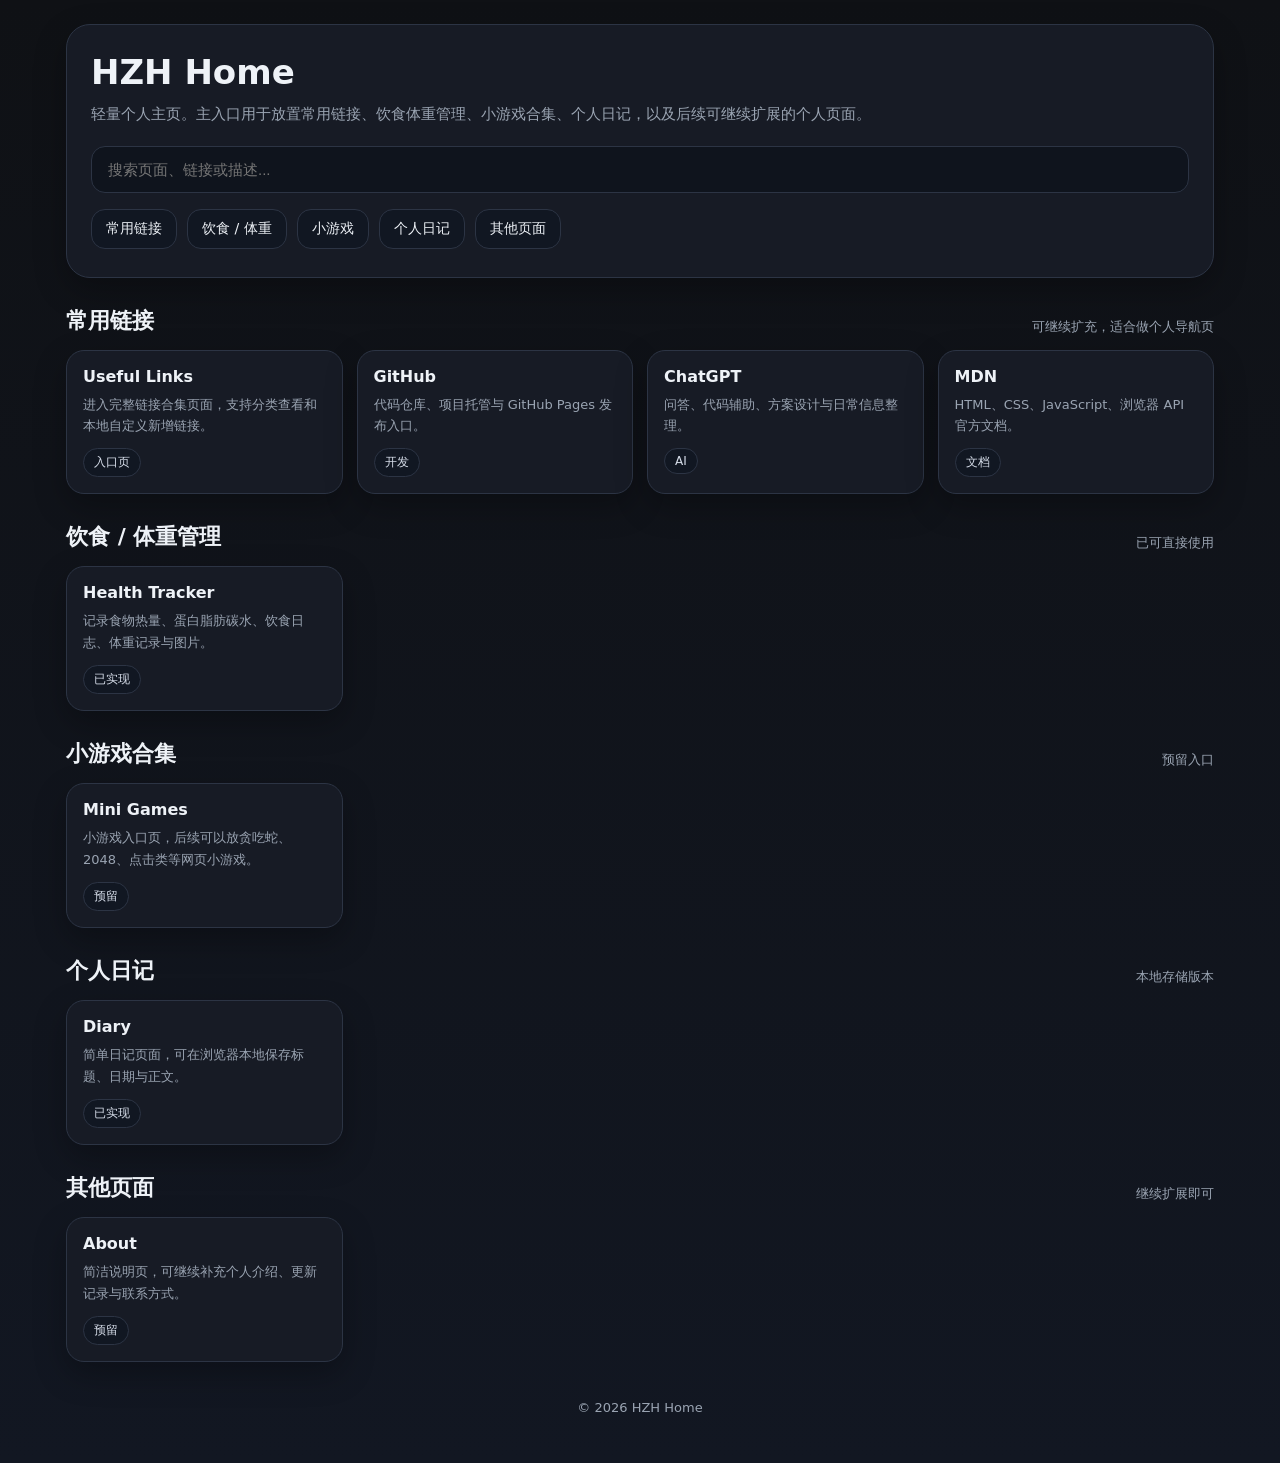
<file: index.html>
<!DOCTYPE html>
<html lang="zh-CN">
<head>
  <meta charset="UTF-8" />
  <meta name="viewport" content="width=device-width, initial-scale=1.0" />
  <title>HZH Home</title>
  <link rel="stylesheet" href="./assets/style.css" />
</head>
<body>
  <div class="container">
    <section class="hero">
      <h1>HZH Home</h1>
      <p>轻量个人主页。主入口用于放置常用链接、饮食体重管理、小游戏合集、个人日记，以及后续可继续扩展的个人页面。</p>
      <input id="searchInput" class="search" type="text" placeholder="搜索页面、链接或描述..." />
      <div class="quick-links">
        <a href="#links">常用链接</a>
        <a href="#health">饮食 / 体重</a>
        <a href="#games">小游戏</a>
        <a href="#diary">个人日记</a>
        <a href="#more">其他页面</a>
      </div>
    </section>

    <section class="section" id="links">
      <div class="section-head">
        <h2>常用链接</h2>
        <span>可继续扩充，适合做个人导航页</span>
      </div>
      <div class="grid searchable-grid">
        <a class="card searchable" href="./links/index.html">
          <div class="title">Useful Links</div>
          <div class="desc">进入完整链接合集页面，支持分类查看和本地自定义新增链接。</div>
          <div class="tag">入口页</div>
        </a>
        <a class="card searchable" href="https://github.com/" target="_blank" rel="noreferrer">
          <div class="title">GitHub</div>
          <div class="desc">代码仓库、项目托管与 GitHub Pages 发布入口。</div>
          <div class="tag">开发</div>
        </a>
        <a class="card searchable" href="https://chatgpt.com/" target="_blank" rel="noreferrer">
          <div class="title">ChatGPT</div>
          <div class="desc">问答、代码辅助、方案设计与日常信息整理。</div>
          <div class="tag">AI</div>
        </a>
        <a class="card searchable" href="https://developer.mozilla.org/" target="_blank" rel="noreferrer">
          <div class="title">MDN</div>
          <div class="desc">HTML、CSS、JavaScript、浏览器 API 官方文档。</div>
          <div class="tag">文档</div>
        </a>
      </div>
    </section>

    <section class="section" id="health">
      <div class="section-head">
        <h2>饮食 / 体重管理</h2>
        <span>已可直接使用</span>
      </div>
      <div class="grid searchable-grid">
        <a class="card searchable" href="./health/index.html">
          <div class="title">Health Tracker</div>
          <div class="desc">记录食物热量、蛋白脂肪碳水、饮食日志、体重记录与图片。</div>
          <div class="tag">已实现</div>
        </a>
      </div>
    </section>

    <section class="section" id="games">
      <div class="section-head">
        <h2>小游戏合集</h2>
        <span>预留入口</span>
      </div>
      <div class="grid searchable-grid">
        <a class="card searchable" href="./games/index.html">
          <div class="title">Mini Games</div>
          <div class="desc">小游戏入口页，后续可以放贪吃蛇、2048、点击类等网页小游戏。</div>
          <div class="tag">预留</div>
        </a>
      </div>
    </section>

    <section class="section" id="diary">
      <div class="section-head">
        <h2>个人日记</h2>
        <span>本地存储版本</span>
      </div>
      <div class="grid searchable-grid">
        <a class="card searchable" href="./diary/index.html">
          <div class="title">Diary</div>
          <div class="desc">简单日记页面，可在浏览器本地保存标题、日期与正文。</div>
          <div class="tag">已实现</div>
        </a>
      </div>
    </section>

    <section class="section" id="more">
      <div class="section-head">
        <h2>其他页面</h2>
        <span>继续扩展即可</span>
      </div>
      <div class="grid searchable-grid">
        <a class="card searchable" href="./about/index.html">
          <div class="title">About</div>
          <div class="desc">简洁说明页，可继续补充个人介绍、更新记录与联系方式。</div>
          <div class="tag">预留</div>
        </a>
      </div>
    </section>

    <div class="footer">© 2026 HZH Home</div>
  </div>
  <script>
    const input = document.getElementById('searchInput');
    const cards = document.querySelectorAll('.searchable');
    input.addEventListener('input', function () {
      const keyword = this.value.trim().toLowerCase();
      cards.forEach(card => {
        const text = card.innerText.toLowerCase();
        card.classList.toggle('hidden', !!keyword && !text.includes(keyword));
      });
    });
  </script>
</body>
</html>
</file>
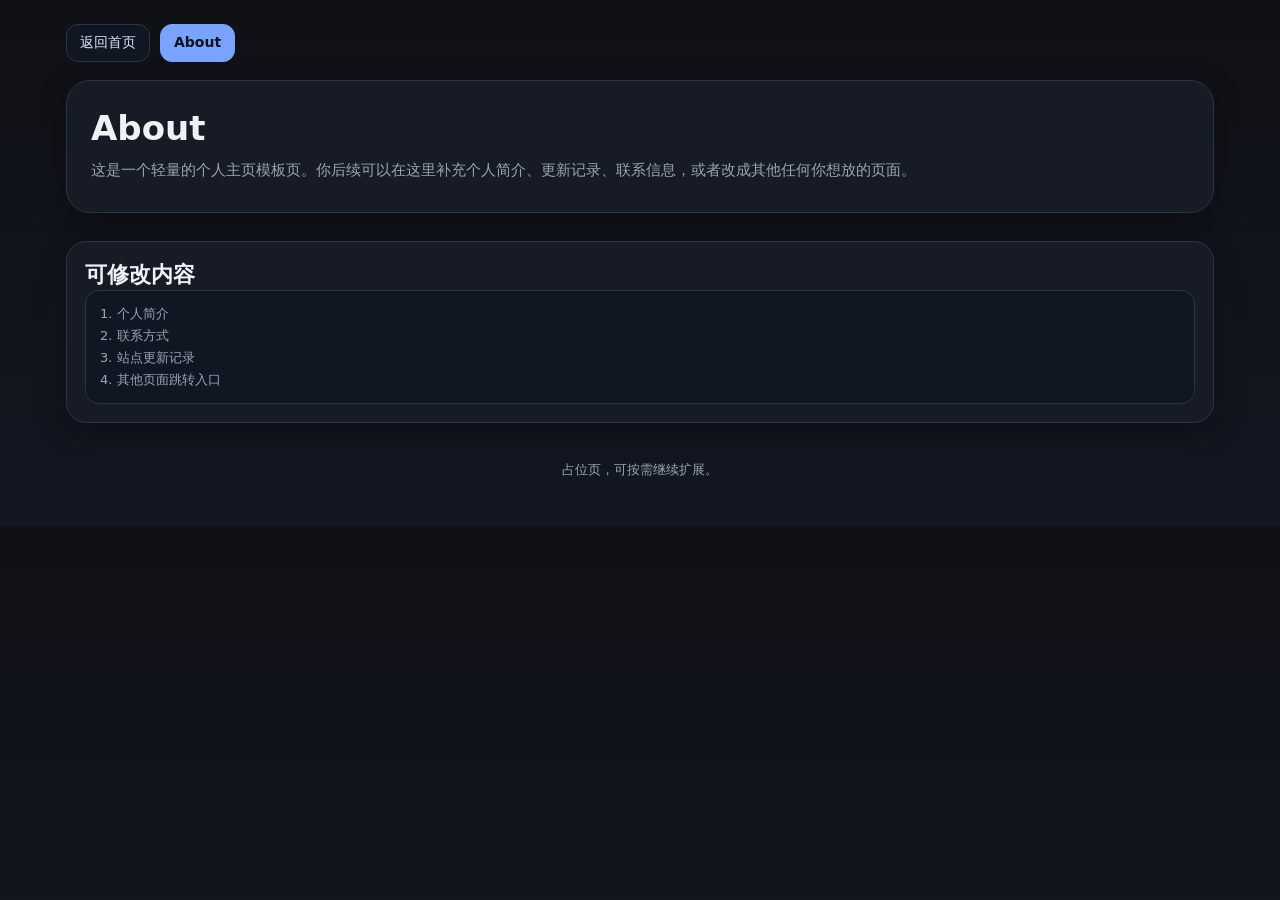
<file: about/index.html>
<!DOCTYPE html>
<html lang="zh-CN">
<head>
  <meta charset="UTF-8" />
  <meta name="viewport" content="width=device-width, initial-scale=1.0" />
  <title>About</title>
  <link rel="stylesheet" href="../assets/style.css" />
</head>
<body>
  <div class="container">
    <div class="top-nav">
      <a href="../index.html">返回首页</a>
      <a class="active" href="./index.html">About</a>
    </div>
    <section class="hero">
      <h1>About</h1>
      <p>这是一个轻量的个人主页模板页。你后续可以在这里补充个人简介、更新记录、联系信息，或者改成其他任何你想放的页面。</p>
    </section>
    <section class="section">
      <div class="panel">
        <h2 class="page-title">可修改内容</h2>
        <div class="note">
          1. 个人简介<br/>
          2. 联系方式<br/>
          3. 站点更新记录<br/>
          4. 其他页面跳转入口
        </div>
      </div>
    </section>
    <div class="footer">占位页，可按需继续扩展。</div>
  </div>
</body>
</html>
</file>
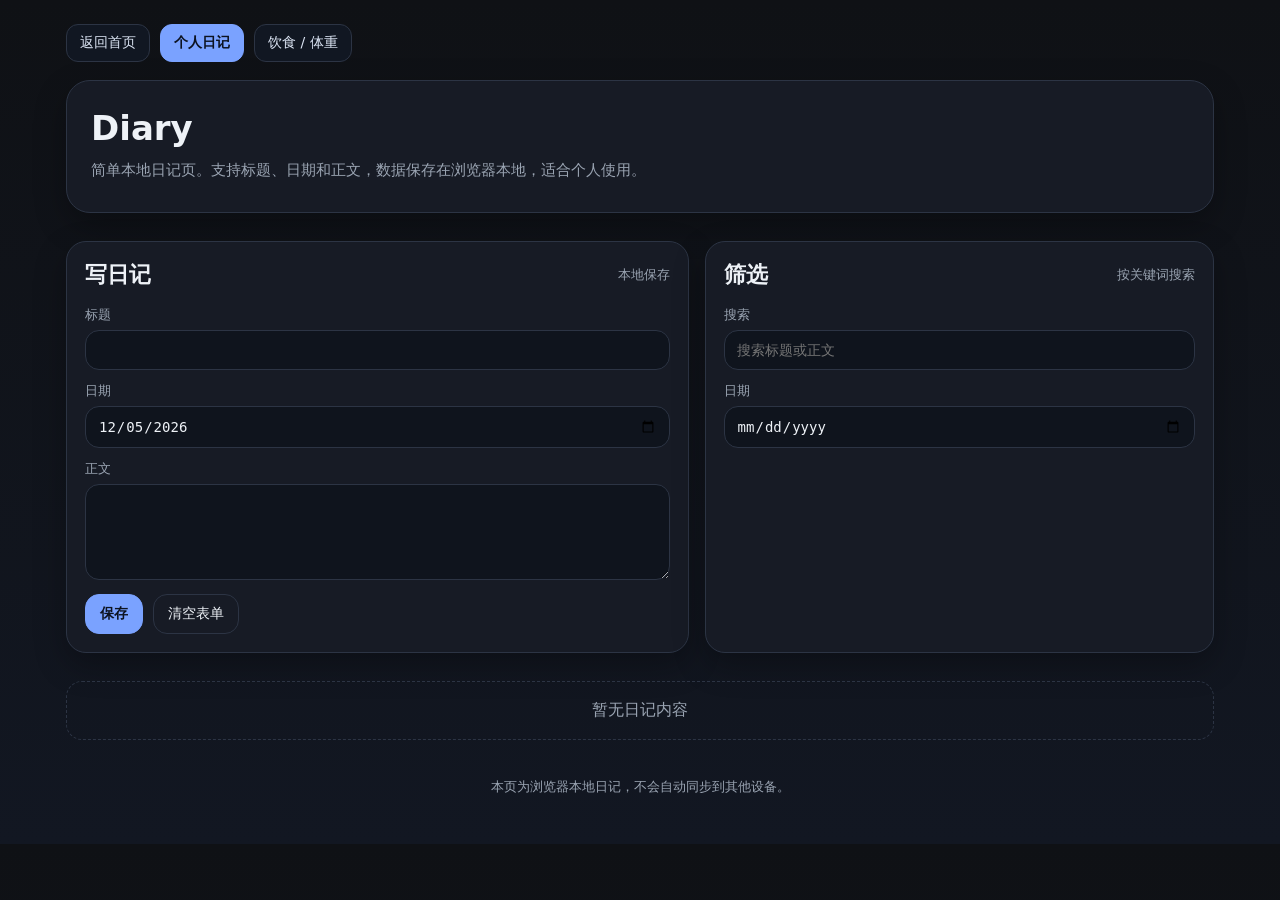
<file: diary/index.html>
<!DOCTYPE html>
<html lang="zh-CN">
<head>
  <meta charset="UTF-8" />
  <meta name="viewport" content="width=device-width, initial-scale=1.0" />
  <title>Diary</title>
  <link rel="stylesheet" href="../assets/style.css" />
</head>
<body>
  <div class="container">
    <div class="top-nav">
      <a href="../index.html">返回首页</a>
      <a class="active" href="./index.html">个人日记</a>
      <a href="../health/index.html">饮食 / 体重</a>
    </div>

    <section class="hero">
      <h1>Diary</h1>
      <p>简单本地日记页。支持标题、日期和正文，数据保存在浏览器本地，适合个人使用。</p>
    </section>

    <section class="section two-col">
      <div class="panel">
        <div class="page-head"><h2 class="page-title">写日记</h2><span>本地保存</span></div>
        <input type="hidden" id="entryId" />
        <div class="field"><label>标题</label><input class="input" id="entryTitle" /></div>
        <div class="field" style="margin-top:12px;"><label>日期</label><input class="input" id="entryDate" type="date" /></div>
        <div class="field" style="margin-top:12px;"><label>正文</label><textarea id="entryContent"></textarea></div>
        <div class="toolbar">
          <button class="btn primary" id="saveEntryBtn">保存</button>
          <button class="btn ghost" id="resetEntryBtn">清空表单</button>
        </div>
      </div>

      <div class="panel">
        <div class="page-head"><h2 class="page-title">筛选</h2><span>按关键词搜索</span></div>
        <div class="field"><label>搜索</label><input class="input" id="searchInput" placeholder="搜索标题或正文" /></div>
        <div class="field" style="margin-top:12px;"><label>日期</label><input class="input" id="filterDate" type="date" /></div>
      </div>
    </section>

    <section class="section">
      <div class="list" id="entryList"></div>
    </section>

    <div class="footer">本页为浏览器本地日记，不会自动同步到其他设备。</div>
  </div>

  <script src="../assets/app.js"></script>
  <script>
    const STORAGE_KEY = 'hzh_diary_entries_v1';
    let entries = loadEntries();
    init();

    function loadEntries() {
      const raw = localStorage.getItem(STORAGE_KEY);
      if (!raw) return [];
      try { return JSON.parse(raw); } catch(_) { return []; }
    }
    function saveEntries() { localStorage.setItem(STORAGE_KEY, JSON.stringify(entries)); }
    function init() {
      byId('entryDate').value = formatDateInput();
      byId('saveEntryBtn').addEventListener('click', saveEntry);
      byId('resetEntryBtn').addEventListener('click', resetForm);
      byId('searchInput').addEventListener('input', renderEntries);
      byId('filterDate').addEventListener('change', renderEntries);
      renderEntries();
    }
    function saveEntry() {
      const id = byId('entryId').value;
      const title = byId('entryTitle').value.trim();
      const date = byId('entryDate').value;
      const content = byId('entryContent').value.trim();
      if (!title || !date || !content) return alert('请完整填写标题、日期和正文');
      if (id) {
        const item = entries.find(x => x.id === id);
        if (!item) return;
        Object.assign(item, { title, date, content, updatedAt: Date.now() });
      } else {
        entries.unshift({ id: uid(), title, date, content, createdAt: Date.now(), updatedAt: Date.now() });
      }
      saveEntries();
      resetForm();
      renderEntries();
    }
    function editEntry(id) {
      const item = entries.find(x => x.id === id);
      if (!item) return;
      byId('entryId').value = item.id;
      byId('entryTitle').value = item.title;
      byId('entryDate').value = item.date;
      byId('entryContent').value = item.content;
      window.scrollTo({ top: 0, behavior: 'smooth' });
    }
    function deleteEntry(id) {
      if (!confirm('确定删除这篇日记吗？')) return;
      entries = entries.filter(x => x.id !== id);
      saveEntries();
      renderEntries();
    }
    function resetForm() {
      byId('entryId').value = '';
      byId('entryTitle').value = '';
      byId('entryDate').value = formatDateInput();
      byId('entryContent').value = '';
    }
    function renderEntries() {
      const keyword = byId('searchInput').value.trim().toLowerCase();
      const date = byId('filterDate').value;
      let list = [...entries].sort((a,b) => b.updatedAt - a.updatedAt);
      if (date) list = list.filter(x => x.date === date);
      if (keyword) list = list.filter(x => [x.title, x.content].join(' ').toLowerCase().includes(keyword));
      byId('entryList').innerHTML = list.length ? list.map(x => `
        <div class="item">
          <div class="item-head">
            <div><strong>${escapeHtml(x.title)}</strong><div class="item-meta">${x.date}</div></div>
            <div class="link-row">
              <button class="btn ghost small" onclick="editEntry('${x.id}')">编辑</button>
              <button class="btn danger small" onclick="deleteEntry('${x.id}')">删除</button>
            </div>
          </div>
          <div class="item-meta" style="white-space:pre-wrap;">${escapeHtml(x.content)}</div>
        </div>
      `).join('') : '<div class="empty">暂无日记内容</div>';
    }
    window.editEntry = editEntry;
    window.deleteEntry = deleteEntry;
  </script>
</body>
</html>
</file>
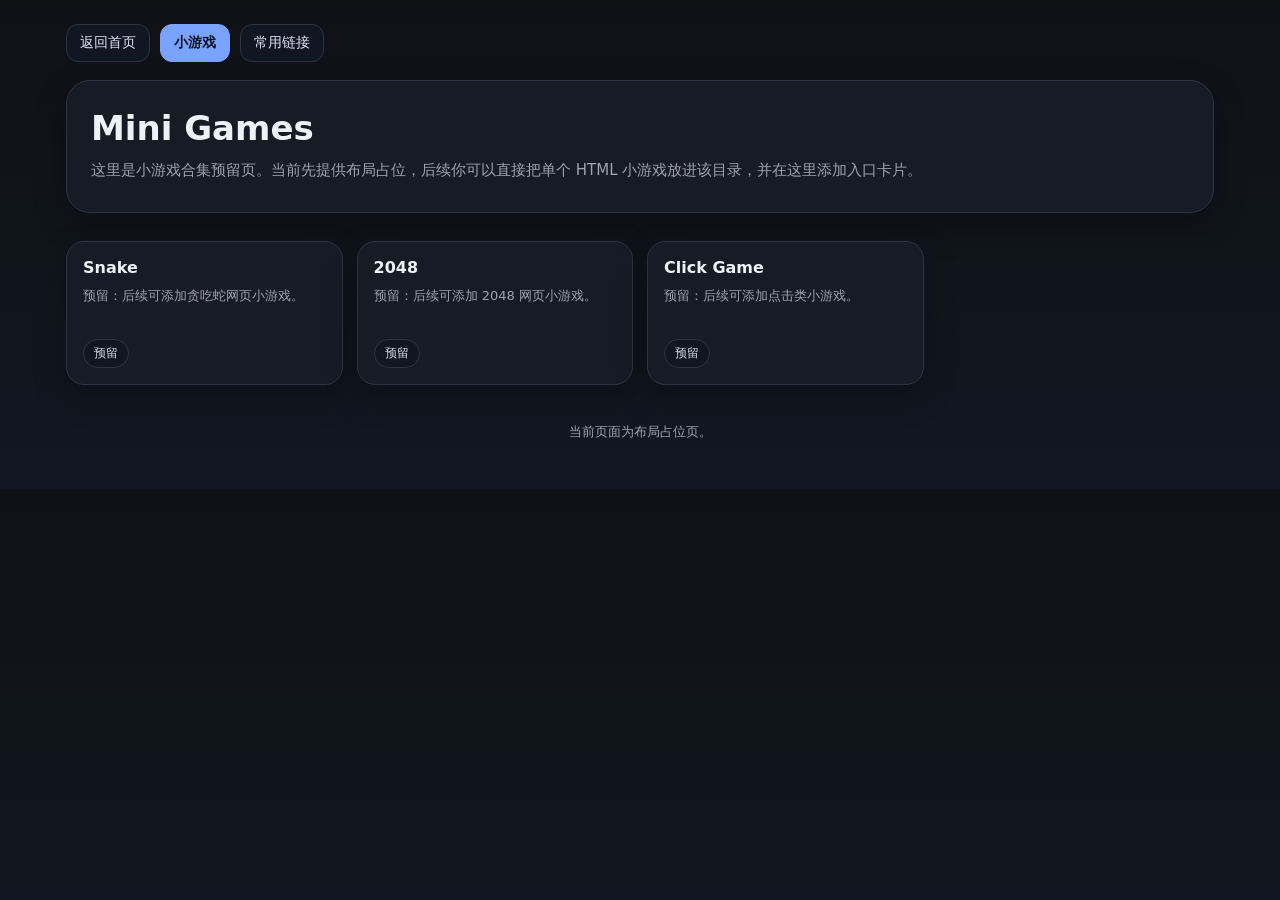
<file: games/index.html>
<!DOCTYPE html>
<html lang="zh-CN">
<head>
  <meta charset="UTF-8" />
  <meta name="viewport" content="width=device-width, initial-scale=1.0" />
  <title>Mini Games</title>
  <link rel="stylesheet" href="../assets/style.css" />
</head>
<body>
  <div class="container">
    <div class="top-nav">
      <a href="../index.html">返回首页</a>
      <a class="active" href="./index.html">小游戏</a>
      <a href="../links/index.html">常用链接</a>
    </div>
    <section class="hero">
      <h1>Mini Games</h1>
      <p>这里是小游戏合集预留页。当前先提供布局占位，后续你可以直接把单个 HTML 小游戏放进该目录，并在这里添加入口卡片。</p>
    </section>
    <section class="section">
      <div class="grid">
        <div class="card">
          <div class="title">Snake</div>
          <div class="desc">预留：后续可添加贪吃蛇网页小游戏。</div>
          <div class="tag">预留</div>
        </div>
        <div class="card">
          <div class="title">2048</div>
          <div class="desc">预留：后续可添加 2048 网页小游戏。</div>
          <div class="tag">预留</div>
        </div>
        <div class="card">
          <div class="title">Click Game</div>
          <div class="desc">预留：后续可添加点击类小游戏。</div>
          <div class="tag">预留</div>
        </div>
      </div>
    </section>
    <div class="footer">当前页面为布局占位页。</div>
  </div>
</body>
</html>
</file>
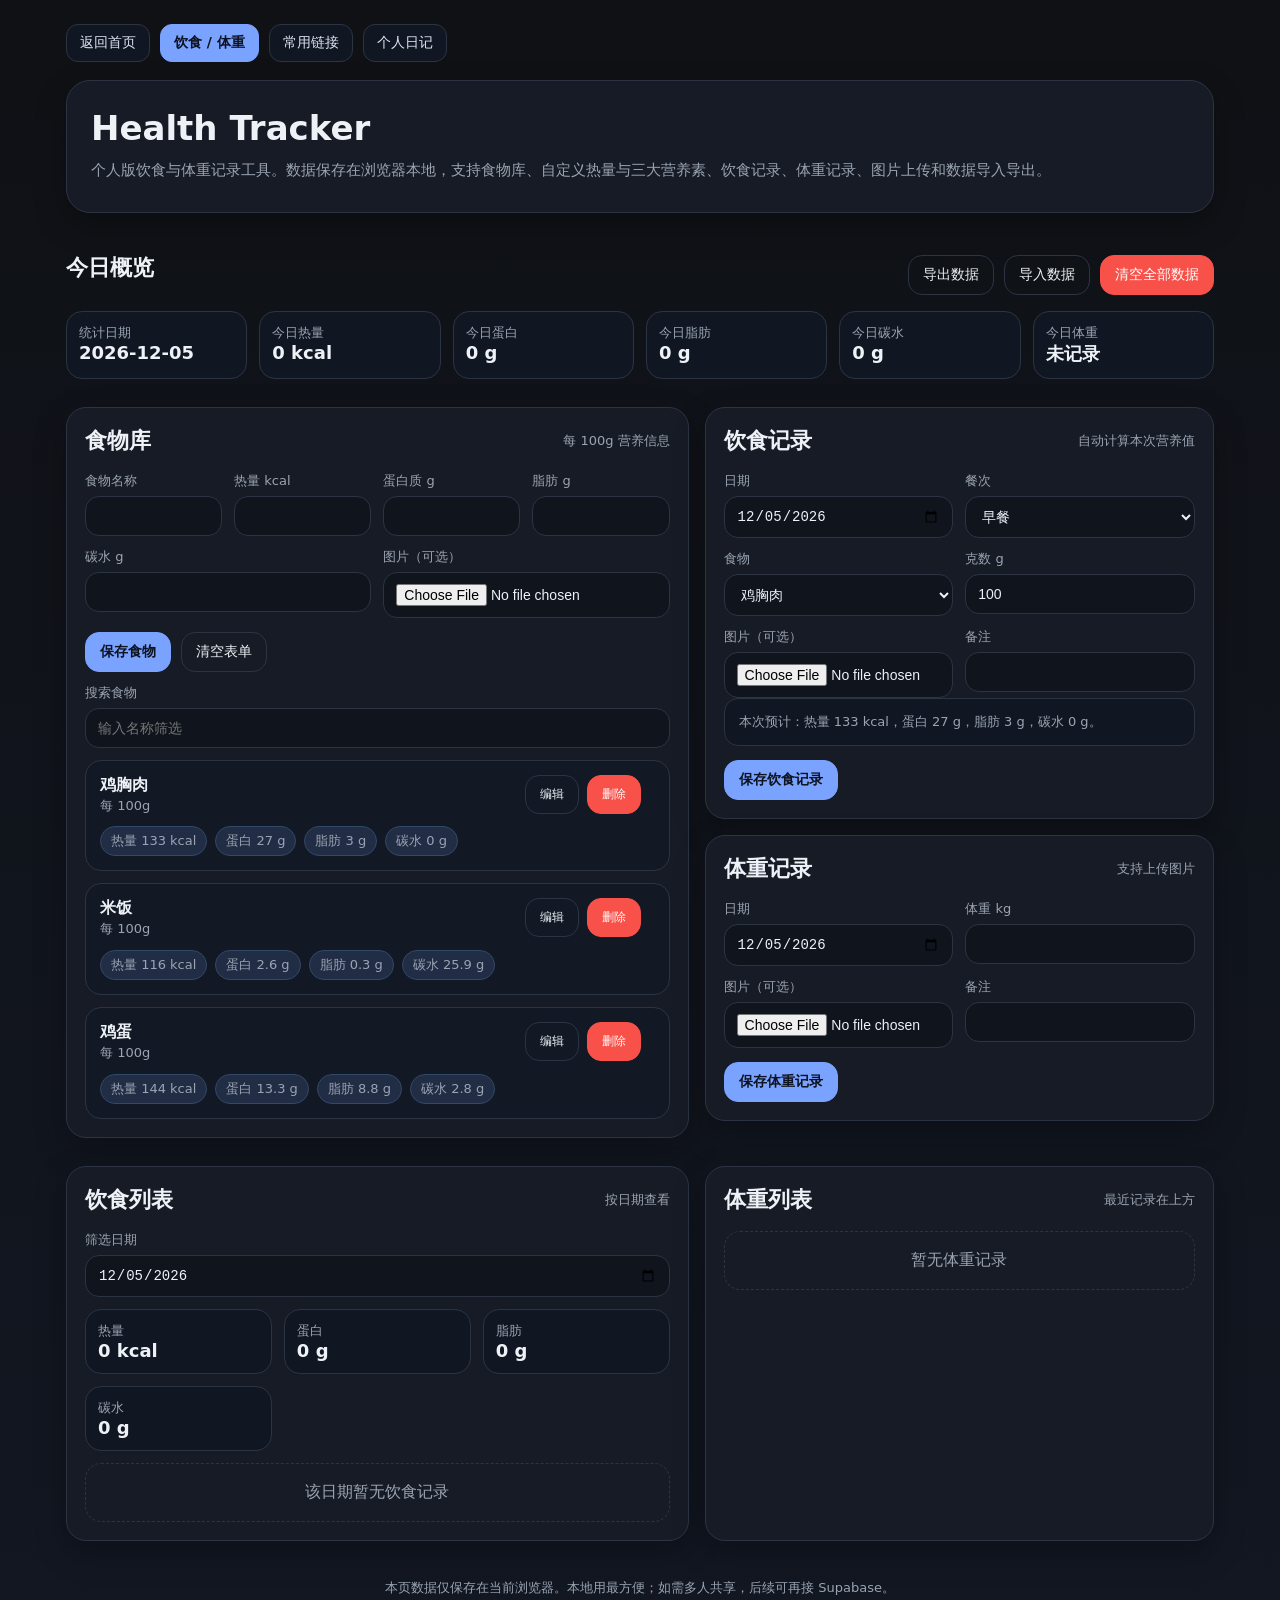
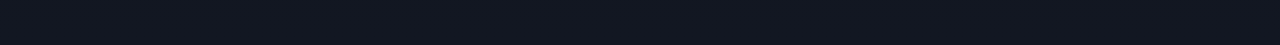
<file: health/index.html>
<!DOCTYPE html>
<html lang="zh-CN">
<head>
  <meta charset="UTF-8" />
  <meta name="viewport" content="width=device-width, initial-scale=1.0" />
  <title>Health Tracker</title>
  <link rel="stylesheet" href="../assets/style.css" />
</head>
<body>
  <div class="container">
    <div class="top-nav">
      <a href="../index.html">返回首页</a>
      <a class="active" href="./index.html">饮食 / 体重</a>
      <a href="../links/index.html">常用链接</a>
      <a href="../diary/index.html">个人日记</a>
    </div>

    <section class="hero">
      <h1>Health Tracker</h1>
      <p>个人版饮食与体重记录工具。数据保存在浏览器本地，支持食物库、自定义热量与三大营养素、饮食记录、体重记录、图片上传和数据导入导出。</p>
    </section>

    <section class="section">
      <div class="page-head">
        <h2 class="page-title">今日概览</h2>
        <div class="toolbar">
          <button class="btn ghost" id="exportBtn">导出数据</button>
          <label class="btn ghost" for="importFile">导入数据</label>
          <input id="importFile" type="file" accept="application/json" class="hidden" />
          <button class="btn danger" id="clearAllBtn">清空全部数据</button>
        </div>
      </div>
      <div class="summary-grid" id="todaySummary"></div>
    </section>

    <section class="section two-col">
      <div class="panel">
        <div class="page-head"><h2 class="page-title">食物库</h2><span>每 100g 营养信息</span></div>
        <input type="hidden" id="foodId" />
        <div class="form-grid cols-4">
          <div class="field"><label>食物名称</label><input class="input" id="foodName" /></div>
          <div class="field"><label>热量 kcal</label><input class="input" id="foodCalories" type="number" min="0" step="0.1" /></div>
          <div class="field"><label>蛋白质 g</label><input class="input" id="foodProtein" type="number" min="0" step="0.1" /></div>
          <div class="field"><label>脂肪 g</label><input class="input" id="foodFat" type="number" min="0" step="0.1" /></div>
        </div>
        <div class="form-grid" style="margin-top:12px;">
          <div class="field"><label>碳水 g</label><input class="input" id="foodCarbs" type="number" min="0" step="0.1" /></div>
          <div class="field"><label>图片（可选）</label><input class="input" id="foodImage" type="file" accept="image/*" /></div>
        </div>
        <div class="toolbar">
          <button class="btn primary" id="saveFoodBtn">保存食物</button>
          <button class="btn ghost" id="resetFoodBtn">清空表单</button>
        </div>
        <div class="field" style="margin-top:12px;"><label>搜索食物</label><input class="input" id="foodSearch" placeholder="输入名称筛选" /></div>
        <div class="list" id="foodList"></div>
      </div>

      <div>
        <div class="panel">
          <div class="page-head"><h2 class="page-title">饮食记录</h2><span>自动计算本次营养值</span></div>
          <div class="form-grid">
            <div class="field"><label>日期</label><input class="input" id="dietDate" type="date" /></div>
            <div class="field"><label>餐次</label>
              <select id="dietMealType">
                <option>早餐</option><option>午餐</option><option>晚餐</option><option>加餐</option>
              </select>
            </div>
          </div>
          <div class="form-grid" style="margin-top:12px;">
            <div class="field"><label>食物</label><select id="dietFood"></select></div>
            <div class="field"><label>克数 g</label><input class="input" id="dietGrams" type="number" min="1" step="1" value="100" /></div>
          </div>
          <div class="form-grid" style="margin-top:12px;">
            <div class="field"><label>图片（可选）</label><input class="input" id="dietImage" type="file" accept="image/*" /></div>
            <div class="field"><label>备注</label><input class="input" id="dietNote" /></div>
          </div>
          <div class="note" id="dietPreview">选择食物并填写克数后，将自动预览热量与三大营养素。</div>
          <div class="toolbar"><button class="btn primary" id="saveDietBtn">保存饮食记录</button></div>
        </div>

        <div class="panel" style="margin-top:16px;">
          <div class="page-head"><h2 class="page-title">体重记录</h2><span>支持上传图片</span></div>
          <div class="form-grid">
            <div class="field"><label>日期</label><input class="input" id="weightDate" type="date" /></div>
            <div class="field"><label>体重 kg</label><input class="input" id="weightValue" type="number" min="0" step="0.1" /></div>
          </div>
          <div class="form-grid" style="margin-top:12px;">
            <div class="field"><label>图片（可选）</label><input class="input" id="weightImage" type="file" accept="image/*" /></div>
            <div class="field"><label>备注</label><input class="input" id="weightNote" /></div>
          </div>
          <div class="toolbar"><button class="btn primary" id="saveWeightBtn">保存体重记录</button></div>
        </div>
      </div>
    </section>

    <section class="section two-col">
      <div class="panel">
        <div class="page-head"><h2 class="page-title">饮食列表</h2><span>按日期查看</span></div>
        <div class="field"><label>筛选日期</label><input class="input" id="dietFilterDate" type="date" /></div>
        <div class="summary-grid" id="dietDaySummary" style="margin-top:12px;"></div>
        <div class="list" id="dietList"></div>
      </div>
      <div class="panel">
        <div class="page-head"><h2 class="page-title">体重列表</h2><span>最近记录在上方</span></div>
        <div class="list" id="weightList"></div>
      </div>
    </section>

    <div class="footer">本页数据仅保存在当前浏览器。本地用最方便；如需多人共享，后续可再接 Supabase。</div>
  </div>

  <script src="../assets/app.js"></script>
  <script>
    const STORAGE_KEY = 'hzh_health_tracker_v2';
    const state = loadState();
    ensureSeedData();
    init();

    function loadState() {
      const raw = localStorage.getItem(STORAGE_KEY);
      if (!raw) return { foods: [], dietLogs: [], weightLogs: [] };
      try { return JSON.parse(raw); } catch (_) { return { foods: [], dietLogs: [], weightLogs: [] }; }
    }
    function saveState() { localStorage.setItem(STORAGE_KEY, JSON.stringify(state)); }
    function ensureSeedData() {
      if (state.foods.length) return;
      state.foods = [
        { id: uid(), name: '鸡胸肉', calories: 133, protein: 27, fat: 3, carbs: 0, image: '' },
        { id: uid(), name: '米饭', calories: 116, protein: 2.6, fat: 0.3, carbs: 25.9, image: '' },
        { id: uid(), name: '鸡蛋', calories: 144, protein: 13.3, fat: 8.8, carbs: 2.8, image: '' },
      ];
      saveState();
    }
    function init() {
      const today = formatDateInput();
      byId('dietDate').value = today;
      byId('weightDate').value = today;
      byId('dietFilterDate').value = today;
      bindEvents();
      refreshAll();
    }
    function bindEvents() {
      byId('saveFoodBtn').addEventListener('click', saveFood);
      byId('resetFoodBtn').addEventListener('click', resetFoodForm);
      byId('foodSearch').addEventListener('input', renderFoods);
      byId('saveDietBtn').addEventListener('click', saveDietLog);
      byId('saveWeightBtn').addEventListener('click', saveWeightLog);
      byId('dietFood').addEventListener('change', renderDietPreview);
      byId('dietGrams').addEventListener('input', renderDietPreview);
      byId('dietFilterDate').addEventListener('change', () => { renderDietLogs(); renderTodaySummary(); });
      byId('exportBtn').addEventListener('click', exportData);
      byId('importFile').addEventListener('change', importData);
      byId('clearAllBtn').addEventListener('click', clearAllData);
    }

    async function saveFood() {
      const id = byId('foodId').value;
      const name = byId('foodName').value.trim();
      const calories = num(byId('foodCalories').value);
      const protein = num(byId('foodProtein').value);
      const fat = num(byId('foodFat').value);
      const carbs = num(byId('foodCarbs').value);
      const file = byId('foodImage').files[0];
      if (!name) return alert('请输入食物名称');
      if ([calories, protein, fat, carbs].some(v => Number.isNaN(v) || v < 0)) return alert('请正确填写营养值');
      const image = file ? await fileToBase64(file) : '';
      if (id) {
        const item = state.foods.find(f => f.id === id);
        if (!item) return;
        Object.assign(item, { name, calories, protein, fat, carbs });
        if (image) item.image = image;
      } else {
        state.foods.unshift({ id: uid(), name, calories, protein, fat, carbs, image });
      }
      saveState();
      resetFoodForm();
      refreshAll();
    }
    function resetFoodForm() {
      ['foodId','foodName','foodCalories','foodProtein','foodFat','foodCarbs'].forEach(id => byId(id).value = '');
      byId('foodImage').value = '';
    }
    function editFood(id) {
      const f = state.foods.find(x => x.id === id);
      if (!f) return;
      byId('foodId').value = f.id;
      byId('foodName').value = f.name;
      byId('foodCalories').value = f.calories;
      byId('foodProtein').value = f.protein;
      byId('foodFat').value = f.fat;
      byId('foodCarbs').value = f.carbs;
      window.scrollTo({ top: 0, behavior: 'smooth' });
    }
    function deleteFood(id) {
      if (state.dietLogs.some(x => x.foodId === id)) return alert('该食物已有饮食记录引用，请先删除相关记录。');
      if (!confirm('确定删除该食物吗？')) return;
      state.foods = state.foods.filter(x => x.id !== id);
      saveState();
      refreshAll();
    }

    async function saveDietLog() {
      const date = byId('dietDate').value;
      const foodId = byId('dietFood').value;
      const grams = num(byId('dietGrams').value);
      const mealType = byId('dietMealType').value;
      const note = byId('dietNote').value.trim();
      const file = byId('dietImage').files[0];
      const food = state.foods.find(f => f.id === foodId);
      if (!date) return alert('请选择日期');
      if (!food) return alert('请先新增食物');
      if (grams <= 0 || Number.isNaN(grams)) return alert('请输入正确克数');
      const image = file ? await fileToBase64(file) : '';
      const factor = grams / 100;
      state.dietLogs.unshift({
        id: uid(), date, foodId: food.id, foodName: food.name, grams, mealType, note, image,
        calories: round1(food.calories * factor),
        protein: round1(food.protein * factor),
        fat: round1(food.fat * factor),
        carbs: round1(food.carbs * factor),
        createdAt: Date.now()
      });
      saveState();
      byId('dietImage').value = '';
      byId('dietNote').value = '';
      byId('dietGrams').value = '100';
      refreshAll();
    }
    function deleteDietLog(id) {
      if (!confirm('确定删除该饮食记录吗？')) return;
      state.dietLogs = state.dietLogs.filter(x => x.id !== id);
      saveState();
      refreshAll();
    }

    async function saveWeightLog() {
      const date = byId('weightDate').value;
      const weight = num(byId('weightValue').value);
      const note = byId('weightNote').value.trim();
      const file = byId('weightImage').files[0];
      if (!date) return alert('请选择日期');
      if (weight <= 0 || Number.isNaN(weight)) return alert('请输入正确体重');
      const image = file ? await fileToBase64(file) : '';
      state.weightLogs.unshift({ id: uid(), date, weight, note, image, createdAt: Date.now() });
      saveState();
      byId('weightValue').value = '';
      byId('weightImage').value = '';
      byId('weightNote').value = '';
      refreshAll();
    }
    function deleteWeightLog(id) {
      if (!confirm('确定删除该体重记录吗？')) return;
      state.weightLogs = state.weightLogs.filter(x => x.id !== id);
      saveState();
      refreshAll();
    }

    function renderFoodOptions() {
      const select = byId('dietFood');
      const current = select.value;
      select.innerHTML = state.foods.length ? state.foods.map(f => `<option value="${f.id}">${escapeHtml(f.name)}</option>`).join('') : '<option value="">请先新增食物</option>';
      if (state.foods.some(f => f.id === current)) select.value = current;
    }
    function renderFoods() {
      const keyword = byId('foodSearch').value.trim().toLowerCase();
      const list = state.foods.filter(f => f.name.toLowerCase().includes(keyword));
      byId('foodList').innerHTML = list.length ? list.map(f => `
        <div class="item">
          <div class="item-layout">
            <div>
              <div class="item-head">
                <div><strong>${escapeHtml(f.name)}</strong><div class="item-meta">每 100g</div></div>
                <div class="link-row">
                  <button class="btn ghost small" onclick="editFood('${f.id}')">编辑</button>
                  <button class="btn danger small" onclick="deleteFood('${f.id}')">删除</button>
                </div>
              </div>
              <div class="item-badges">
                <span class="badge">热量 ${f.calories} kcal</span>
                <span class="badge">蛋白 ${f.protein} g</span>
                <span class="badge">脂肪 ${f.fat} g</span>
                <span class="badge">碳水 ${f.carbs} g</span>
              </div>
            </div>
            ${f.image ? `<img class="thumb" src="${f.image}" alt="food" />` : ''}
          </div>
        </div>
      `).join('') : '<div class="empty">暂无食物数据</div>';
    }
    function renderDietPreview() {
      const food = state.foods.find(f => f.id === byId('dietFood').value);
      const grams = num(byId('dietGrams').value || 0);
      if (!food || grams <= 0) {
        byId('dietPreview').textContent = '选择食物并填写克数后，将自动预览热量与三大营养素。';
        return;
      }
      const factor = grams / 100;
      byId('dietPreview').textContent = `本次预计：热量 ${round1(food.calories * factor)} kcal，蛋白 ${round1(food.protein * factor)} g，脂肪 ${round1(food.fat * factor)} g，碳水 ${round1(food.carbs * factor)} g。`;
    }
    function renderDietLogs() {
      const date = byId('dietFilterDate').value;
      const logs = state.dietLogs.filter(x => !date || x.date === date).sort((a,b) => b.createdAt - a.createdAt);
      const sum = logs.reduce((acc, x) => {
        acc.calories += x.calories; acc.protein += x.protein; acc.fat += x.fat; acc.carbs += x.carbs; return acc;
      }, { calories:0, protein:0, fat:0, carbs:0 });
      byId('dietDaySummary').innerHTML = [
        ['热量', `${round1(sum.calories)} kcal`],
        ['蛋白', `${round1(sum.protein)} g`],
        ['脂肪', `${round1(sum.fat)} g`],
        ['碳水', `${round1(sum.carbs)} g`],
      ].map(([k,v]) => `<div class="summary-item"><div class="muted">${k}</div><strong>${v}</strong></div>`).join('');
      byId('dietList').innerHTML = logs.length ? logs.map(x => `
        <div class="item">
          <div class="item-layout">
            <div>
              <div class="item-head">
                <div><strong>${escapeHtml(x.foodName)}</strong><div class="item-meta">${x.date} · ${escapeHtml(x.mealType)} · ${x.grams} g</div></div>
                <button class="btn danger small" onclick="deleteDietLog('${x.id}')">删除</button>
              </div>
              <div class="item-badges">
                <span class="badge">${x.calories} kcal</span>
                <span class="badge">蛋白 ${x.protein} g</span>
                <span class="badge">脂肪 ${x.fat} g</span>
                <span class="badge">碳水 ${x.carbs} g</span>
              </div>
              ${x.note ? `<div class="item-meta" style="margin-top:8px;">备注：${escapeHtml(x.note)}</div>` : ''}
            </div>
            ${x.image ? `<img class="thumb" src="${x.image}" alt="diet" />` : ''}
          </div>
        </div>
      `).join('') : '<div class="empty">该日期暂无饮食记录</div>';
    }
    function renderWeightLogs() {
      const logs = [...state.weightLogs].sort((a,b) => b.createdAt - a.createdAt);
      byId('weightList').innerHTML = logs.length ? logs.map(x => `
        <div class="item">
          <div class="item-layout">
            <div>
              <div class="item-head">
                <div><strong>${x.weight} kg</strong><div class="item-meta">${x.date}</div></div>
                <button class="btn danger small" onclick="deleteWeightLog('${x.id}')">删除</button>
              </div>
              ${x.note ? `<div class="item-meta">备注：${escapeHtml(x.note)}</div>` : ''}
            </div>
            ${x.image ? `<img class="thumb" src="${x.image}" alt="weight" />` : ''}
          </div>
        </div>
      `).join('') : '<div class="empty">暂无体重记录</div>';
    }
    function renderTodaySummary() {
      const date = byId('dietFilterDate').value || formatDateInput();
      const diet = state.dietLogs.filter(x => x.date === date);
      const latestWeightToday = [...state.weightLogs].filter(x => x.date === date).sort((a,b) => b.createdAt - a.createdAt)[0];
      const sum = diet.reduce((acc, x) => {
        acc.calories += x.calories; acc.protein += x.protein; acc.fat += x.fat; acc.carbs += x.carbs; return acc;
      }, { calories:0, protein:0, fat:0, carbs:0 });
      byId('todaySummary').innerHTML = [
        ['统计日期', date],
        ['今日热量', `${round1(sum.calories)} kcal`],
        ['今日蛋白', `${round1(sum.protein)} g`],
        ['今日脂肪', `${round1(sum.fat)} g`],
        ['今日碳水', `${round1(sum.carbs)} g`],
        ['今日体重', latestWeightToday ? `${latestWeightToday.weight} kg` : '未记录'],
      ].map(([k,v]) => `<div class="summary-item"><div class="muted">${k}</div><strong>${v}</strong></div>`).join('');
    }
    function exportData() {
      const blob = new Blob([JSON.stringify(state, null, 2)], { type: 'application/json' });
      const url = URL.createObjectURL(blob);
      const a = document.createElement('a');
      a.href = url;
      a.download = `health-tracker-backup-${formatDateInput()}.json`;
      a.click();
      URL.revokeObjectURL(url);
    }
    async function importData(event) {
      const file = event.target.files[0];
      if (!file) return;
      try {
        const text = await file.text();
        const data = JSON.parse(text);
        if (!data.foods || !data.dietLogs || !data.weightLogs) throw new Error('invalid');
        localStorage.setItem(STORAGE_KEY, JSON.stringify(data));
        location.reload();
      } catch (_) {
        alert('导入失败，请确认 JSON 文件格式正确。');
      } finally {
        event.target.value = '';
      }
    }
    function clearAllData() {
      if (!confirm('确定清空全部饮食、体重和食物数据吗？此操作不可恢复。')) return;
      localStorage.removeItem(STORAGE_KEY);
      location.reload();
    }
    function refreshAll() {
      renderFoodOptions();
      renderFoods();
      renderDietPreview();
      renderDietLogs();
      renderWeightLogs();
      renderTodaySummary();
    }

    window.editFood = editFood;
    window.deleteFood = deleteFood;
    window.deleteDietLog = deleteDietLog;
    window.deleteWeightLog = deleteWeightLog;
  </script>
</body>
</html>
</file>
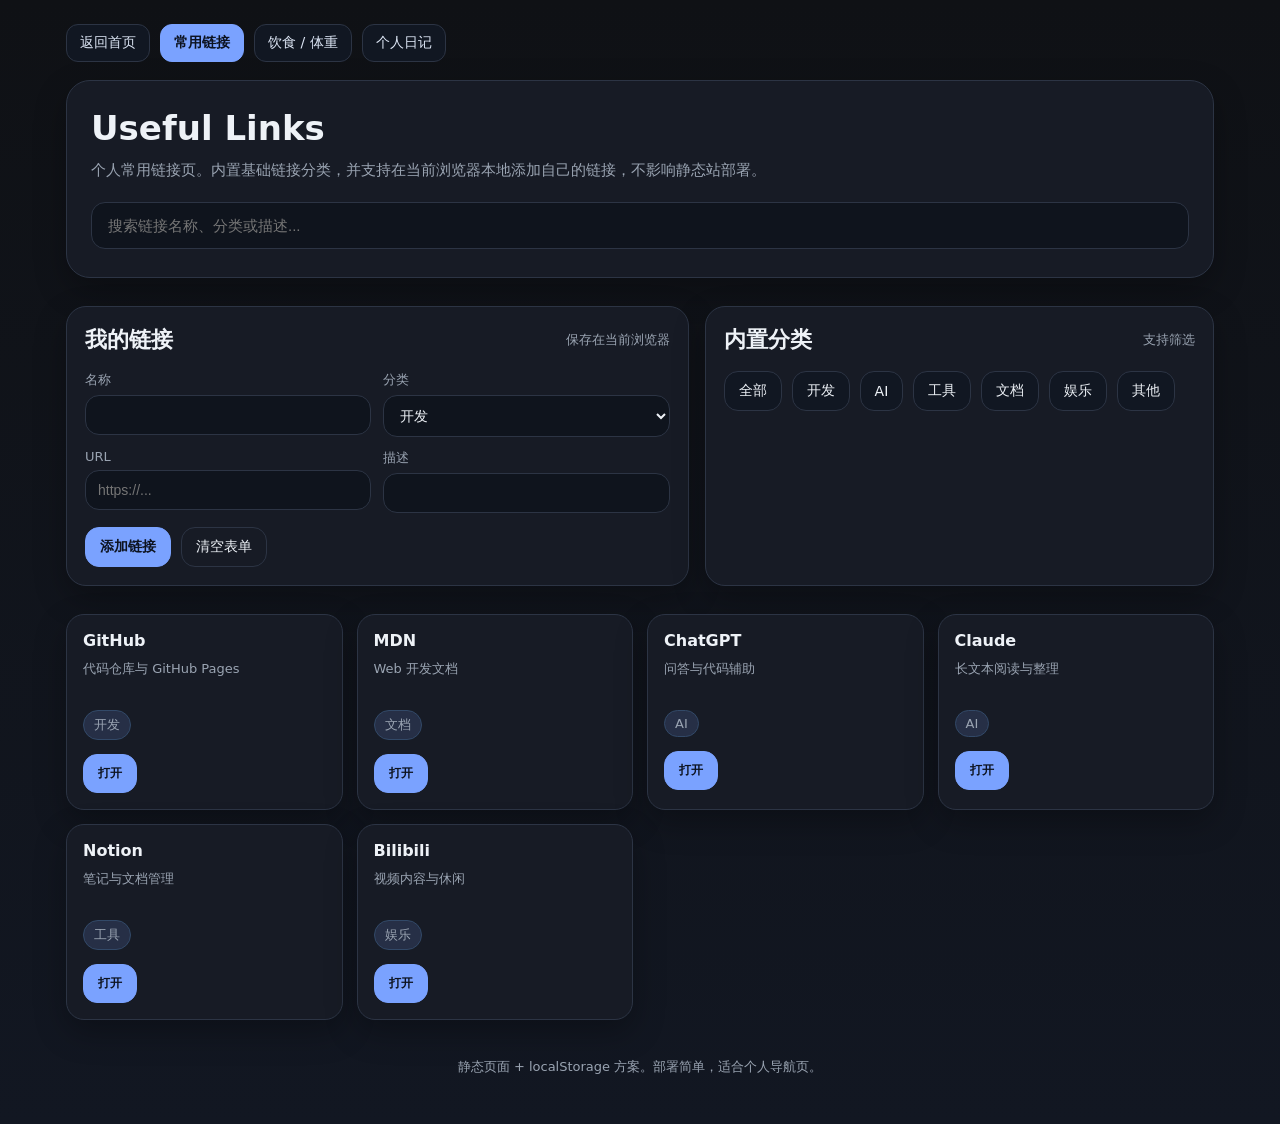
<file: links/index.html>
<!DOCTYPE html>
<html lang="zh-CN">
<head>
  <meta charset="UTF-8" />
  <meta name="viewport" content="width=device-width, initial-scale=1.0" />
  <title>Useful Links</title>
  <link rel="stylesheet" href="../assets/style.css" />
</head>
<body>
  <div class="container">
    <div class="top-nav">
      <a href="../index.html">返回首页</a>
      <a class="active" href="./index.html">常用链接</a>
      <a href="../health/index.html">饮食 / 体重</a>
      <a href="../diary/index.html">个人日记</a>
    </div>

    <section class="hero">
      <h1>Useful Links</h1>
      <p>个人常用链接页。内置基础链接分类，并支持在当前浏览器本地添加自己的链接，不影响静态站部署。</p>
      <input id="searchInput" class="search" type="text" placeholder="搜索链接名称、分类或描述..." />
    </section>

    <section class="section two-col">
      <div class="panel">
        <div class="page-head"><h2 class="page-title">我的链接</h2><span>保存在当前浏览器</span></div>
        <div class="form-grid">
          <div class="field"><label>名称</label><input class="input" id="linkName" /></div>
          <div class="field"><label>分类</label>
            <select id="linkCategory">
              <option>开发</option><option>AI</option><option>工具</option><option>文档</option><option>娱乐</option><option>其他</option>
            </select>
          </div>
        </div>
        <div class="form-grid" style="margin-top:12px;">
          <div class="field"><label>URL</label><input class="input" id="linkUrl" placeholder="https://..." /></div>
          <div class="field"><label>描述</label><input class="input" id="linkDesc" /></div>
        </div>
        <div class="toolbar">
          <button class="btn primary" id="saveLinkBtn">添加链接</button>
          <button class="btn ghost" id="resetBtn">清空表单</button>
        </div>
      </div>

      <div class="panel">
        <div class="page-head"><h2 class="page-title">内置分类</h2><span>支持筛选</span></div>
        <div class="quick-links">
          <a href="#" class="filter-link active" data-filter="全部">全部</a>
          <a href="#" class="filter-link" data-filter="开发">开发</a>
          <a href="#" class="filter-link" data-filter="AI">AI</a>
          <a href="#" class="filter-link" data-filter="工具">工具</a>
          <a href="#" class="filter-link" data-filter="文档">文档</a>
          <a href="#" class="filter-link" data-filter="娱乐">娱乐</a>
          <a href="#" class="filter-link" data-filter="其他">其他</a>
        </div>
      </div>
    </section>

    <section class="section">
      <div class="grid" id="linkGrid"></div>
    </section>

    <div class="footer">静态页面 + localStorage 方案。部署简单，适合个人导航页。</div>
  </div>

  <script src="../assets/app.js"></script>
  <script>
    const STORAGE_KEY = 'hzh_useful_links_v1';
    const builtin = [
      { id: uid(), name: 'GitHub', category: '开发', url: 'https://github.com/', desc: '代码仓库与 GitHub Pages' },
      { id: uid(), name: 'MDN', category: '文档', url: 'https://developer.mozilla.org/', desc: 'Web 开发文档' },
      { id: uid(), name: 'ChatGPT', category: 'AI', url: 'https://chatgpt.com/', desc: '问答与代码辅助' },
      { id: uid(), name: 'Claude', category: 'AI', url: 'https://claude.ai/', desc: '长文本阅读与整理' },
      { id: uid(), name: 'Notion', category: '工具', url: 'https://www.notion.so/', desc: '笔记与文档管理' },
      { id: uid(), name: 'Bilibili', category: '娱乐', url: 'https://www.bilibili.com/', desc: '视频内容与休闲' },
    ];
    const custom = loadCustom();
    let currentFilter = '全部';

    document.getElementById('saveLinkBtn').addEventListener('click', saveLink);
    document.getElementById('resetBtn').addEventListener('click', resetForm);
    document.getElementById('searchInput').addEventListener('input', render);
    document.querySelectorAll('.filter-link').forEach(el => el.addEventListener('click', function(e){
      e.preventDefault();
      document.querySelectorAll('.filter-link').forEach(x => x.classList.remove('active'));
      this.classList.add('active');
      currentFilter = this.dataset.filter;
      render();
    }));
    render();

    function loadCustom() {
      const raw = localStorage.getItem(STORAGE_KEY);
      if (!raw) return [];
      try { return JSON.parse(raw); } catch(_) { return []; }
    }
    function persist() { localStorage.setItem(STORAGE_KEY, JSON.stringify(custom)); }
    function saveLink() {
      const name = byId('linkName').value.trim();
      const category = byId('linkCategory').value;
      const url = byId('linkUrl').value.trim();
      const desc = byId('linkDesc').value.trim();
      if (!name || !url) return alert('请填写名称和 URL');
      custom.unshift({ id: uid(), name, category, url, desc });
      persist();
      resetForm();
      render();
    }
    function resetForm() { ['linkName','linkUrl','linkDesc'].forEach(id => byId(id).value = ''); byId('linkCategory').value='开发'; }
    function deleteLink(id) {
      if (!confirm('确定删除该自定义链接吗？')) return;
      const idx = custom.findIndex(x => x.id === id);
      if (idx >= 0) custom.splice(idx,1);
      persist();
      render();
    }
    function render() {
      const keyword = byId('searchInput').value.trim().toLowerCase();
      let list = [...custom, ...builtin];
      if (currentFilter !== '全部') list = list.filter(x => x.category === currentFilter);
      if (keyword) list = list.filter(x => [x.name, x.category, x.desc, x.url].join(' ').toLowerCase().includes(keyword));
      byId('linkGrid').innerHTML = list.length ? list.map(x => `
        <div class="card">
          <div class="title">${escapeHtml(x.name)}</div>
          <div class="desc">${escapeHtml(x.desc || '暂无描述')}</div>
          <div class="item-badges"><span class="badge">${escapeHtml(x.category)}</span></div>
          <div class="toolbar">
            <a class="btn primary small" href="${escapeHtml(x.url)}" target="_blank" rel="noreferrer">打开</a>
            ${builtin.some(b => b.id === x.id) ? '' : `<button class="btn danger small" onclick="deleteLink('${x.id}')">删除</button>`}
          </div>
        </div>
      `).join('') : '<div class="empty">没有匹配的链接</div>';
    }
    window.deleteLink = deleteLink;
  </script>
</body>
</html>
</file>
<file: assets/style.css>
:root{
  --bg:#0f1115;
  --bg2:#121722;
  --panel:#171c26;
  --card:#1d2430;
  --line:#2c3444;
  --text:#eef2f7;
  --muted:#9aa4b2;
  --accent:#7aa2ff;
  --accent-soft:rgba(122,162,255,.15);
  --ok:#3fb950;
  --warn:#f0b429;
  --danger:#f85149;
  --shadow:0 12px 32px rgba(0,0,0,.28);
}
*{box-sizing:border-box}
html{scroll-behavior:smooth}
body{
  margin:0;
  font-family:Inter,system-ui,-apple-system,BlinkMacSystemFont,"Segoe UI","PingFang SC","Microsoft YaHei",sans-serif;
  color:var(--text);
  background:linear-gradient(180deg,var(--bg) 0%,var(--bg2) 100%);
}
a{color:inherit;text-decoration:none}
img{max-width:100%}
.container{max-width:1180px;margin:0 auto;padding:24px 16px 48px}
.hero,.panel,.card{
  border:1px solid var(--line);
  background:rgba(23,28,38,.96);
  box-shadow:var(--shadow);
}
.hero{
  border-radius:24px;
  padding:28px 24px;
  margin-bottom:22px;
}
.hero h1{margin:0 0 10px;font-size:34px;line-height:1.15}
.hero p{margin:0;color:var(--muted);font-size:15px;line-height:1.7}
.quick-links{display:flex;gap:10px;flex-wrap:wrap;margin-top:16px}
.quick-links a,.btn{
  display:inline-flex;align-items:center;justify-content:center;
  border:1px solid var(--line);background:#111722;color:var(--text);
  padding:10px 14px;border-radius:14px;font-size:14px;cursor:pointer;transition:.18s ease;
}
.quick-links a:hover,.btn:hover,.card:hover{transform:translateY(-2px);border-color:#465672}
.btn.primary{background:var(--accent);border-color:var(--accent);color:#0d1320;font-weight:700}
.btn.danger{background:var(--danger);border-color:var(--danger);color:#fff}
.btn.ghost{background:transparent}
.search{
  width:100%;padding:14px 16px;border-radius:14px;border:1px solid var(--line);
  background:#0f141d;color:var(--text);outline:none;font-size:15px;margin-top:18px;
}
.section{margin-top:28px}
.section-head{display:flex;justify-content:space-between;align-items:end;gap:16px;margin-bottom:14px}
.section h2{margin:0;font-size:22px}
.section span,.muted{color:var(--muted);font-size:13px}
.grid{display:grid;grid-template-columns:repeat(auto-fill,minmax(230px,1fr));gap:14px}
.card{display:block;border-radius:18px;padding:16px;transition:.18s ease}
.card .title{font-weight:800;font-size:16px;margin-bottom:8px}
.card .desc{color:var(--muted);font-size:13px;line-height:1.65;min-height:42px}
.tag{display:inline-block;margin-top:12px;font-size:12px;padding:5px 10px;border-radius:999px;background:#111722;border:1px solid var(--line);color:#d7deea}
.footer{margin-top:38px;text-align:center;color:var(--muted);font-size:13px}
.hidden{display:none !important}
.panel{border-radius:20px;padding:18px}
.page-head{display:flex;justify-content:space-between;align-items:center;gap:12px;flex-wrap:wrap;margin-bottom:16px}
.page-title{font-size:28px;margin:0}
.form-grid{display:grid;grid-template-columns:repeat(2,minmax(0,1fr));gap:12px}
.form-grid.cols-4{grid-template-columns:repeat(4,minmax(0,1fr))}
.field{display:flex;flex-direction:column;gap:6px}
.field label{font-size:13px;color:var(--muted)}
.input,select,textarea{
  width:100%;padding:11px 12px;border:1px solid var(--line);border-radius:14px;
  background:#0f141d;color:var(--text);font-size:14px;outline:none;
}
textarea{min-height:96px;resize:vertical}
.toolbar{display:flex;gap:10px;flex-wrap:wrap;margin-top:14px}
.list{display:grid;gap:12px;margin-top:12px}
.item{border:1px solid var(--line);border-radius:16px;background:#121824;padding:14px}
.item-head{display:flex;justify-content:space-between;align-items:flex-start;gap:12px;margin-bottom:8px}
.item-meta{color:var(--muted);font-size:13px;line-height:1.6}
.item-badges{display:flex;gap:8px;flex-wrap:wrap;margin-top:10px}
.badge{font-size:12px;padding:5px 10px;border-radius:999px;background:var(--accent-soft);border:1px solid #324968;color:#d6e2ff}
.item-layout{display:grid;grid-template-columns:1fr auto;gap:14px;align-items:start}
.thumb{width:96px;height:96px;border-radius:14px;object-fit:cover;border:1px solid var(--line);background:#0c1017}
.summary-grid{display:grid;grid-template-columns:repeat(auto-fit,minmax(150px,1fr));gap:12px}
.summary-item{padding:12px;border-radius:16px;border:1px solid var(--line);background:#111722}
.summary-item strong{font-size:18px}
.empty{padding:18px;border:1px dashed var(--line);border-radius:16px;color:var(--muted);text-align:center}
.top-nav{display:flex;gap:10px;flex-wrap:wrap;margin-bottom:18px}
.top-nav a{padding:9px 13px;border:1px solid var(--line);border-radius:12px;background:#111722;color:#dce5f4;font-size:14px}
.top-nav a.active{background:var(--accent);border-color:var(--accent);color:#0c1220;font-weight:700}
.two-col{display:grid;grid-template-columns:1.1fr .9fr;gap:16px}
.note{padding:12px 14px;border-radius:14px;background:#111722;border:1px solid var(--line);color:var(--muted);font-size:13px;line-height:1.7}
.link-row{display:flex;gap:8px;flex-wrap:wrap}
.small{font-size:12px}
@media (max-width:900px){
  .two-col,.form-grid,.form-grid.cols-4{grid-template-columns:1fr}
}
@media (max-width:640px){
  .hero h1{font-size:28px}
  .container{padding:16px 12px 36px}
  .item-layout{grid-template-columns:1fr}
}
</file>
